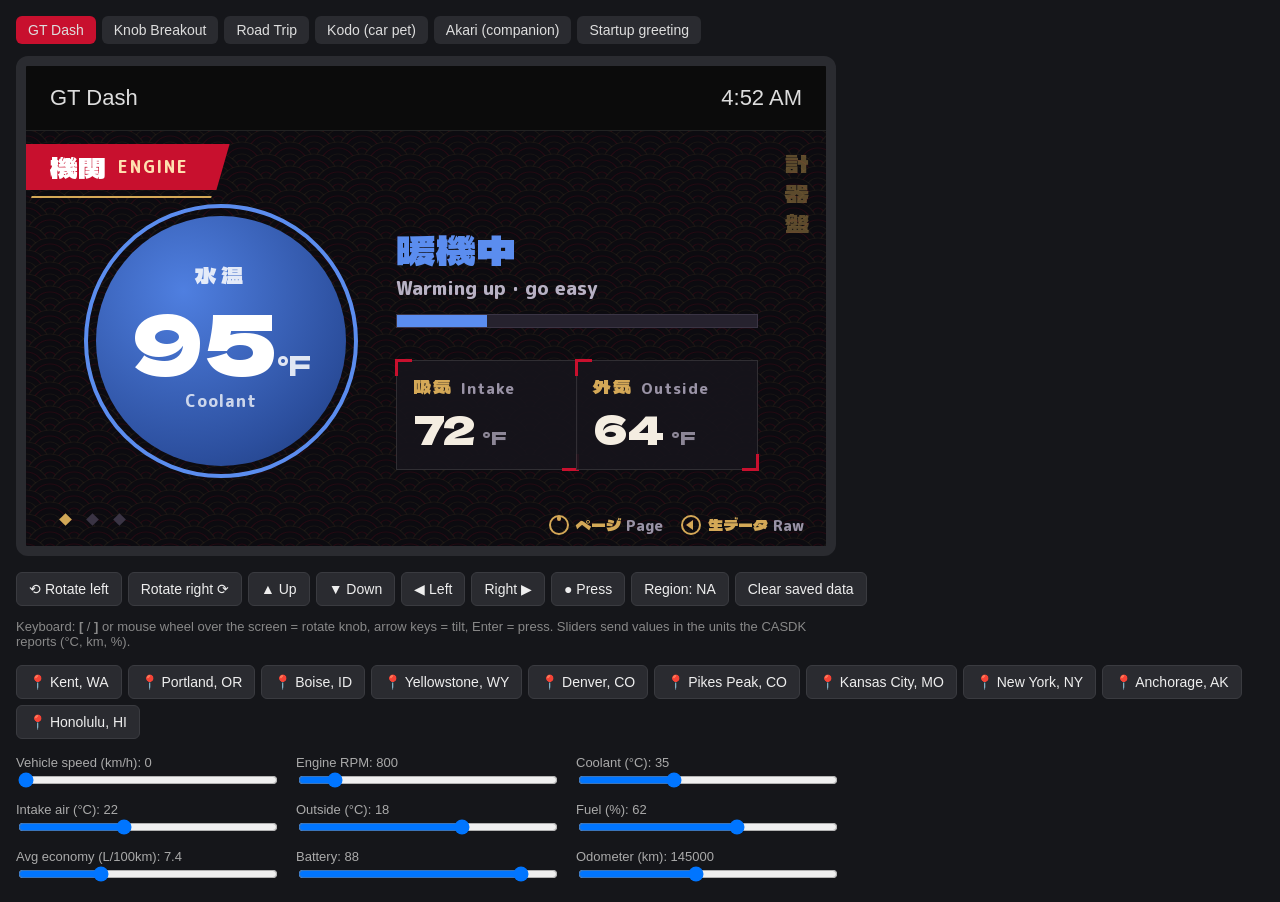
<file: simulator/index.html>
<!doctype html>
<html lang="en">
<head>
<meta charset="utf-8">
<meta name="viewport" content="width=device-width, initial-scale=1">
<title>Mazda Connect Simulator</title>
<script>
    var APPS = {'app.gtdash': 'GT Dash', 'app.knobbrick': 'Knob Breakout', 'app.roadtrip': 'Road Trip', 'app.carpet': 'Kodo (car pet)', 'app.companion': 'Akari (companion)'};
    var APP = (location.search.match(/app=([\w.]+)/) || [])[1];
    if (!APPS[APP]) APP = 'app.gtdash';
</script>
<style>
    body { margin: 0; padding: 16px; background: #15161a; color: #ddd; font-family: sans-serif; }
    #screen { position: relative; width: 800px; height: 480px; background: #000; overflow: hidden;
              border: 10px solid #2a2b30; border-radius: 12px; transform-origin: top left; }
    #frame { overflow: hidden; }
    #canvas { position: absolute; inset: 0; }
    #statusbar { position: absolute; top: 0; left: 0; right: 0; height: 64px; line-height: 64px;
                 padding: 0 24px; background: #0b0b0b; border-bottom: 1px solid #222; font-size: 22px;
                 z-index: 2; display: flex; justify-content: space-between; }
    .panel { max-width: 820px; margin-top: 16px; display: grid;
             grid-template-columns: repeat(auto-fill, minmax(240px, 1fr)); gap: 10px 20px; }
    label { font-size: 13px; color: #aaa; display: block; }
    input[type=range] { width: 100%; }
    .knob { margin-top: 16px; display: flex; flex-wrap: wrap; gap: 6px; }
    button { background: #2a2b30; color: #eee; border: 1px solid #3a3b40; border-radius: 6px;
             padding: 8px 12px; font-size: 14px; cursor: pointer; }
    nav { margin-bottom: 12px; display: flex; gap: 6px; flex-wrap: wrap; }
    nav a { color: #ddd; text-decoration: none; padding: 6px 12px; border-radius: 6px; background: #2a2b30; font-size: 14px; }
    nav a.on { background: #c8102e; }
    p.help { font-size: 13px; color: #888; max-width: 820px; }
</style>
</head>
<body>
<nav id="apps"></nav>
<div id="frame"><div id="screen">
    <div id="statusbar"><span id="title"></span><span id="clock"></span></div>
    <div id="canvas"></div>
</div></div>

<div class="knob">
    <button data-ev="ccw">⟲ Rotate left</button>
    <button data-ev="cw">Rotate right ⟳</button>
    <button data-ev="upStart">▲ Up</button>
    <button data-ev="downStart">▼ Down</button>
    <button data-ev="leftStart">◀ Left</button>
    <button data-ev="rightStart">Right ▶</button>
    <button data-ev="selectStart">● Press</button>
    <button id="region">Region: NA</button>
    <button id="reset">Clear saved data</button>
</div>
<p class="help">Keyboard: <b>[</b> / <b>]</b> or mouse wheel over the screen = rotate knob, arrow keys = tilt, Enter = press.
Sliders send values in the units the CASDK reports (°C, km, %).</p>

<div class="knob" id="places"></div>
<div class="panel" id="sliders"></div>

<script src="casdk-stub.js"></script>
<script>
    var sliders = [
        {label: 'Vehicle speed (km/h)', field: VehicleData.vehicle.speed, min: 0, max: 180, value: 0},
        {label: 'Engine RPM', field: VehicleData.vehicle.rpm, min: 0, max: 6800, step: 100, value: 800},
        {label: 'Coolant (°C)', field: VehicleData.temperature.coolant, min: -10, max: 115, value: 35},
        {label: 'Intake air (°C)', field: VehicleData.temperature.intake, min: -10, max: 70, value: 22},
        {label: 'Outside (°C)', field: VehicleData.temperature.outside, min: -30, max: 45, value: 18},
        {label: 'Fuel (%)', field: VehicleData.fuel.position, min: 0, max: 100, value: 62},
        {label: 'Avg economy (L/100km)', field: VehicleData.fuel.averageconsumption, min: 4, max: 15, step: 0.1, value: 7.4},
        {label: 'Battery', field: VehicleData.vehicle.batterylevel, min: 0, max: 100, value: 88},
        {label: 'Odometer (km)', field: VehicleData.vehicle.odometer, min: 100000, max: 200000, value: 145000}
    ];
</script>
<script>document.write('<script src="../apps/' + APP + '/app.js"><\/script>');</script>
<script>
    var nav = document.getElementById('apps');
    for (var id in APPS) {
        var a = document.createElement('a');
        a.href = '?app=' + id; a.textContent = APPS[id];
        if (id === APP) a.className = 'on';
        nav.appendChild(a);
    }
    var g = document.createElement('a');
    g.href = 'greeting.html'; g.textContent = 'Startup greeting';
    nav.appendChild(g);

    // GPS teleport buttons: [name, lat, lon, altitude m]
    var PLACES = [['Kent, WA', 47.38, -122.23, 60], ['Portland, OR', 45.52, -122.68, 15],
        ['Boise, ID', 43.62, -116.2, 820], ['Yellowstone, WY', 44.43, -110.59, 2400],
        ['Denver, CO', 39.74, -104.99, 1609], ['Pikes Peak, CO', 38.84, -105.04, 4302],
        ['Kansas City, MO', 39.1, -94.58, 270], ['New York, NY', 40.71, -74.0, 10],
        ['Anchorage, AK', 61.22, -149.9, 30], ['Honolulu, HI', 21.31, -157.86, 5]];
    var places = document.getElementById('places');
    PLACES.forEach(function(pl) {
        var b = document.createElement('button');
        b.textContent = '📍 ' + pl[0];
        b.addEventListener('click', function() {
            if (Sim.app) Sim.app.lastLookup = 0;  // skip the app's 5 s lookup throttle when teleporting
            Sim.push(VehicleData.gps.latitude, pl[1]);
            Sim.push(VehicleData.gps.longitude, pl[2]);
            Sim.push(VehicleData.gps.altitude, pl[3]);
        });
        places.appendChild(b);
    });

    var panel = document.getElementById('sliders');
    sliders.forEach(function(s) {
        var wrap = document.createElement('div');
        var label = document.createElement('label');
        var input = document.createElement('input');
        input.type = 'range'; input.min = s.min; input.max = s.max; input.step = s.step || 1; input.value = s.value;
        function send() { label.textContent = s.label + ': ' + input.value; Sim.push(s.field, input.value); }
        input.addEventListener('input', send);
        wrap.appendChild(label); wrap.appendChild(input); panel.appendChild(wrap);
        send();
    });

    document.querySelectorAll('[data-ev]').forEach(function(b) {
        b.addEventListener('click', function() { Sim.controller(b.getAttribute('data-ev')); });
    });

    var keys = {'[': 'ccw', ']': 'cw', ArrowUp: 'upStart', ArrowDown: 'downStart',
                ArrowLeft: 'leftStart', ArrowRight: 'rightStart', Enter: 'selectStart'};
    document.addEventListener('keydown', function(e) {
        if (keys[e.key]) { e.preventDefault(); Sim.controller(keys[e.key]); }
    });
    document.getElementById('screen').addEventListener('wheel', function(e) {
        e.preventDefault(); Sim.controller(e.deltaY > 0 ? 'cw' : 'ccw');
    }, {passive: false});

    document.getElementById('region').addEventListener('click', function() {
        Sim.setRegion(Sim.region === 'na' ? 'eu' : 'na');
        this.textContent = 'Region: ' + Sim.region.toUpperCase();
    });
    document.getElementById('reset').addEventListener('click', function() { Sim.resetStorage(); });

    function tick() { document.getElementById('clock').textContent = new Date().toLocaleTimeString([], {hour: 'numeric', minute: '2-digit'}); }
    tick(); setInterval(tick, 10000);

    function fit() {
        var scale = Math.min(1, (window.innerWidth - 32) / 820);
        var screen = document.getElementById('screen');
        var frame = document.getElementById('frame');
        screen.style.transform = 'scale(' + scale + ')';
        frame.style.width = (820 * scale) + 'px';
        frame.style.height = (500 * scale) + 'px';
    }
    window.addEventListener('resize', fit); fit();
</script>
</body>
</html>
</file>
